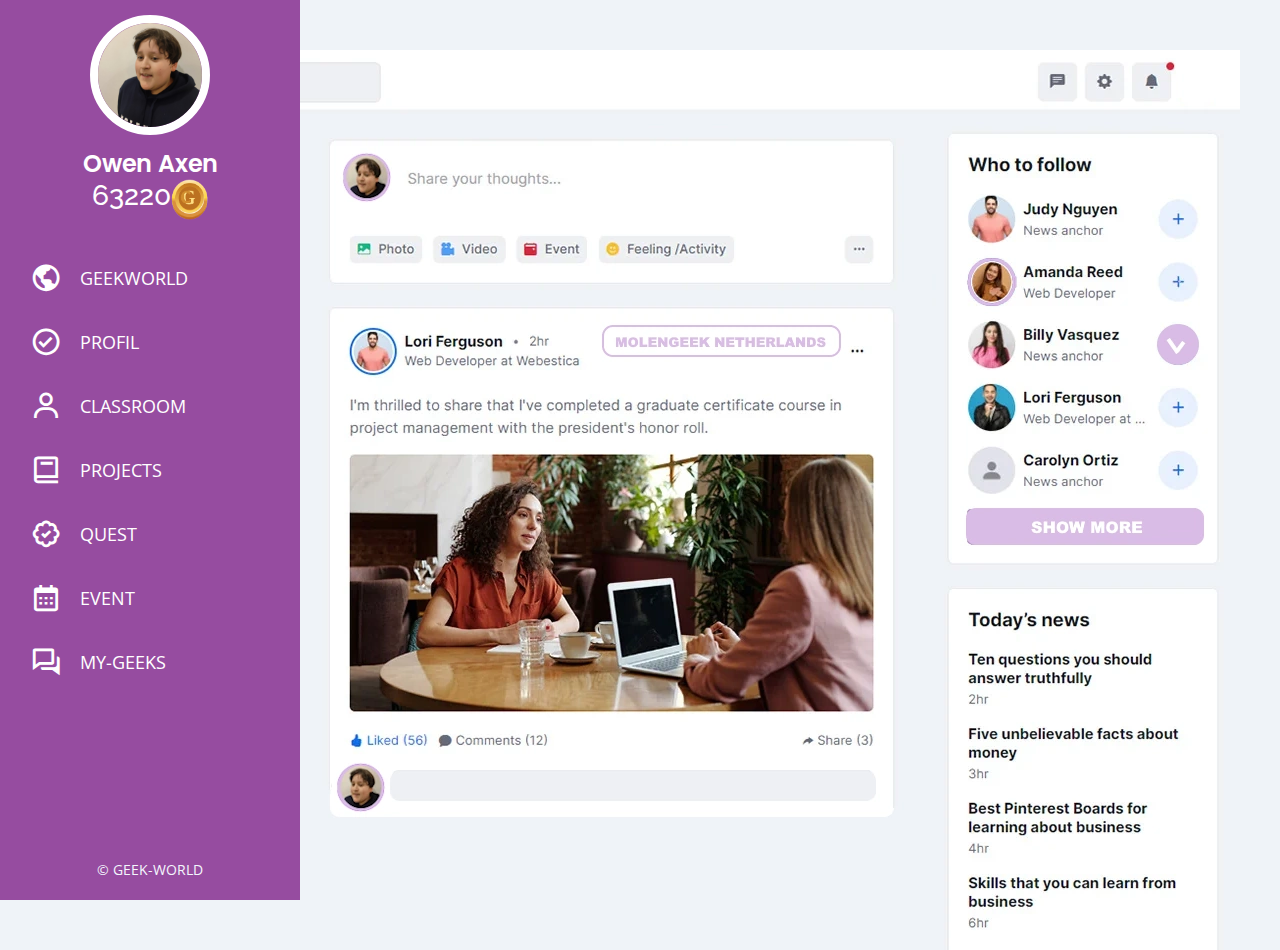
<file: index.html>
<!DOCTYPE html>
<html lang="en">

<head>
  <meta charset="utf-8">
  <meta content="width=device-width, initial-scale=1.0" name="viewport">

  <title>GEEKWORLD PROJECT TEMPLATE</title>
  <meta content="" name="description">
  <meta content="" name="keywords">

  <!-- Favicons -->
  <link href="assets/img/favicon.png" rel="icon">
  <link href="assets/img/apple-touch-icon.png" rel="apple-touch-icon">

  <!-- Google Fonts -->
  <link href="https://fonts.googleapis.com/css?family=Open+Sans:300,300i,400,400i,600,600i,700,700i|Raleway:300,300i,400,400i,500,500i,600,600i,700,700i|Poppins:300,300i,400,400i,500,500i,600,600i,700,700i" rel="stylesheet">

  <!-- Vendor CSS Files -->
  <link href="assets/vendor/aos/aos.css" rel="stylesheet">
  <link href="assets/vendor/bootstrap/css/bootstrap.min.css" rel="stylesheet">
  <link href="assets/vendor/bootstrap-icons/bootstrap-icons.css" rel="stylesheet">
  <link href="assets/vendor/boxicons/css/boxicons.min.css" rel="stylesheet">
  <link href="assets/vendor/glightbox/css/glightbox.min.css" rel="stylesheet">
  <link href="assets/vendor/swiper/swiper-bundle.min.css" rel="stylesheet">

  <!-- Template Main CSS File -->
  <link href="assets/css/style.css" rel="stylesheet">


</head>

<body style="background-color: #eff3f8;">

  <!-- ======= Mobile nav toggle button ======= -->
  <i class="bi bi-list mobile-nav-toggle d-xl-none"></i>

  <!-- ======= Header ======= -->
  <header id="header">
    <div class="d-flex flex-column">

      <div class="profile">
        <img src="assets/img/profile-img.jpg" alt="" class="img-fluid rounded-circle">
        <h1 class="text-light"><a href="index.html">Owen Axen</a></h1>
        <div class="">
          <div style="display: flex; justify-content: center;">
            <h3>63220</h3>
                <img src="./assets/img/coin.png" id="coins" alt="">
          </div>
        </div>
      </div>

      <nav id="navbar" class="nav-menu navbar">
        <ul>
          <li><a href="./index.html" class="nav-link scrollto"><i class="bx bx-world"></i> <span>GEEKWORLD</span></a></li>
            <li><a href="./profile.html" class="nav-link scrollto"><i class="bx bx-check-circle"></i><span>PROFIL</span></a></li>
            <li><a href="./class.html" class="nav-link scrollto"><i class="bx bx-user"></i> <span>CLASSROOM</span></a></li>
            <li><a href="./project.html" class="nav-link scrollto"><i class="bx bx-book"></i> <span>PROJECTS</span></a></li>
            <li><a href="./quest.html" class="nav-link scrollto"><i class="bx bx-badge-check"></i> <span>QUEST</span></a></li>
            <li><a href="./event.html" class="nav-link scrollto"><i class="bx bx-calendar"></i> <span>EVENT</span></a></li>
            <li><a href="./my-geek.html" class="nav-link scrollto"><i class="bx bx-conversation"></i> <span>MY-GEEKS</span></a></li>
          </ul>
      </nav><!-- .nav-menu -->
    </div>
  </header><!-- End Header -->

<main class="main geekworld">
  <img src="./assets/img/Social2.webp" alt="">
</main>


  <footer id="footer">
    <div class="container">
      <div class="copyright">
        &copy; GEEK-WORLD <strong><span></span></strong>
      </div>
      <div class="credits">
      
      </div>
    </div>
  </footer><!-- End  Footer

  <a href="#" class="back-to-top d-flex align-items-center justify-content-center"><i class="bi bi-arrow-up-short"></i></a>

  <!-- Vendor JS Files -->
  <script src="assets/vendor/purecounter/purecounter_vanilla.js"></script>
  <script src="assets/vendor/aos/aos.js"></script>
  <script src="assets/vendor/bootstrap/js/bootstrap.bundle.min.js"></script>
  <script src="assets/vendor/glightbox/js/glightbox.min.js"></script>
  <script src="assets/vendor/isotope-layout/isotope.pkgd.min.js"></script>
  <script src="assets/vendor/swiper/swiper-bundle.min.js"></script>
  <script src="assets/vendor/typed.js/typed.umd.js"></script>
  <script src="assets/vendor/waypoints/noframework.waypoints.js"></script>
  <script src="assets/vendor/php-email-form/validate.js"></script>

  <!-- Template Main JS File -->
  <script src="assets/js/main.js"></script>

</body>

</html>
</file>
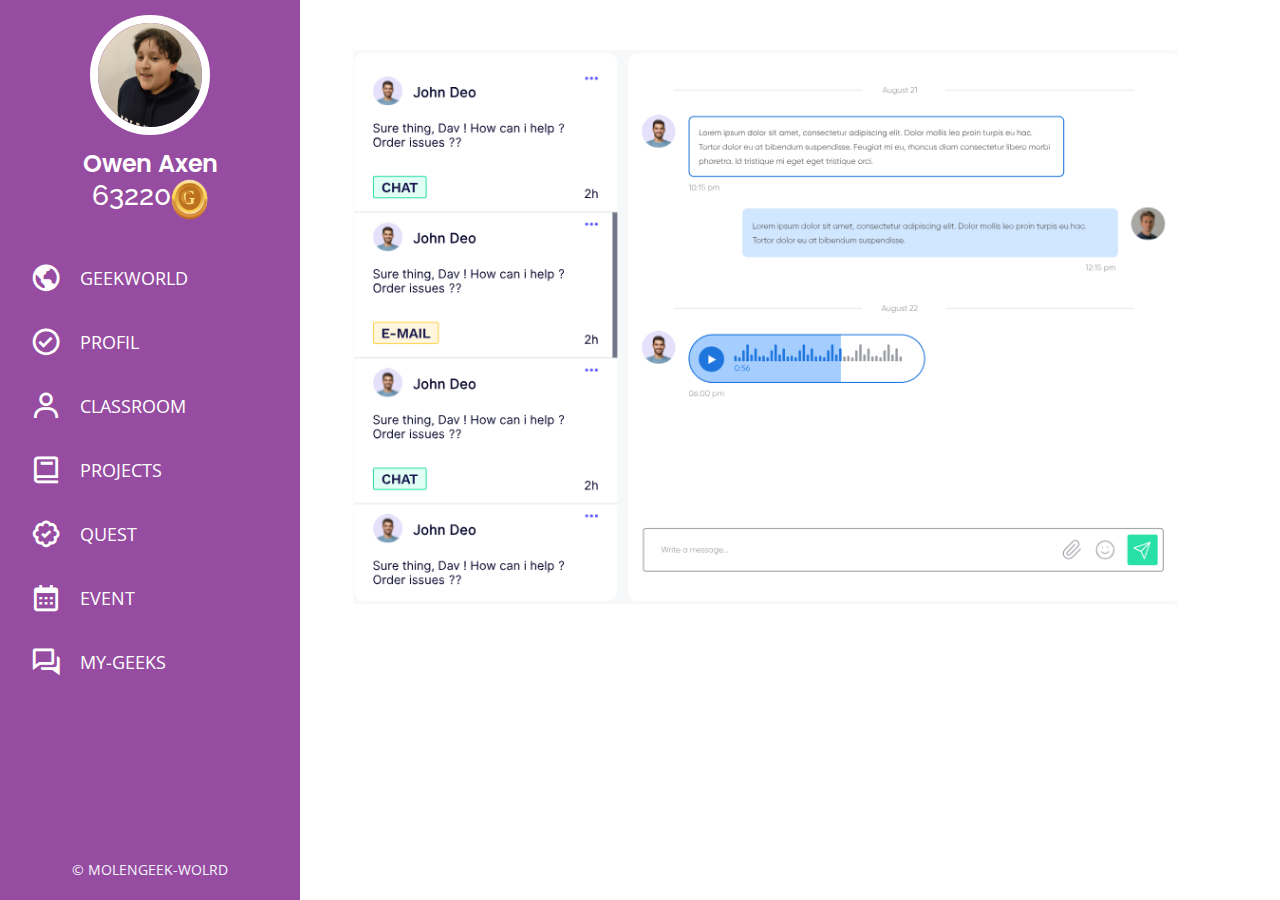
<file: class.html>
<!DOCTYPE html>
<html lang="en">

<head>
  <meta charset="utf-8">
  <meta content="width=device-width, initial-scale=1.0" name="viewport">

  <title>GEEKWORLD PROJECT TEMPLATE</title>
  <meta content="" name="description">
  <meta content="" name="keywords">

  <!-- Favicons -->
  <link href="assets/img/favicon.png" rel="icon">
  <link href="assets/img/apple-touch-icon.png" rel="apple-touch-icon">

  <!-- Google Fonts -->
  <link href="https://fonts.googleapis.com/css?family=Open+Sans:300,300i,400,400i,600,600i,700,700i|Raleway:300,300i,400,400i,500,500i,600,600i,700,700i|Poppins:300,300i,400,400i,500,500i,600,600i,700,700i" rel="stylesheet">

  <!-- Vendor CSS Files -->
  <link href="assets/vendor/aos/aos.css" rel="stylesheet">
  <link href="assets/vendor/bootstrap/css/bootstrap.min.css" rel="stylesheet">
  <link href="assets/vendor/bootstrap-icons/bootstrap-icons.css" rel="stylesheet">
  <link href="assets/vendor/boxicons/css/boxicons.min.css" rel="stylesheet">
  <link href="assets/vendor/glightbox/css/glightbox.min.css" rel="stylesheet">
  <link href="assets/vendor/swiper/swiper-bundle.min.css" rel="stylesheet">

  <!-- Template Main CSS File -->
  <link href="assets/css/style.css" rel="stylesheet">


</head>

<body >

  <!-- ======= Mobile nav toggle button ======= -->
  <i class="bi bi-list mobile-nav-toggle d-xl-none"></i>

  <!-- ======= Header ======= -->
  <header id="header">
    <div class="d-flex flex-column">

      <div class="profile">
        <img src="assets/img/profile-img.jpg" alt="" class="img-fluid rounded-circle">
        <h1 class="text-light"><a href="index.html">Owen Axen</a></h1>
        <div class="">
          <div style="display: flex; justify-content: center;">
            <h3>63220</h3>
                <img src="./assets/img/coin.png" id="coins" alt="">
          </div>
          <!-- <a href="#" class="facebook"><i class="bx bxl-facebook"></i></a>
          <a href="#" class="instagram"><i class="bx bxl-instagram"></i></a>
          <a href="#" class="google-plus"><i class="bx bxl-skype"></i></a>
          <a href="#" class="linkedin"><i class="bx bxl-linkedin"></i></a> -->
        </div>
      </div>

      <nav id="navbar" class="nav-menu navbar">
        <ul>
          <li><a href="./index.html" class="nav-link scrollto"><i class="bx bx-world"></i> <span>GEEKWORLD</span></a></li>
            <li><a href="./profile.html" class="nav-link scrollto"><i class="bx bx-check-circle"></i><span>PROFIL</span></a></li>
            <li><a href="./class.html" class="nav-link scrollto"><i class="bx bx-user"></i> <span>CLASSROOM</span></a></li>
            <li><a href="./project.html" class="nav-link scrollto"><i class="bx bx-book"></i> <span>PROJECTS</span></a></li>
            <li><a href="./quest.html" class="nav-link scrollto"><i class="bx bx-badge-check"></i> <span>QUEST</span></a></li>
            <li><a href="./event.html" class="nav-link scrollto"><i class="bx bx-calendar"></i> <span>EVENT</span></a></li>
            <li><a href="./my-geek.html" class="nav-link scrollto"><i class="bx bx-conversation"></i> <span>MY-GEEKS</span></a></li>
          </ul>
      </nav><!-- .nav-menu -->
    </div>
  </header><!-- End Header -->


  <main id="classemy" class="main geekworld">
<img src="./assets/img/class.jpg" alt="">
  </main>

 
  <footer id="footer">
    <div class="container">
      <div class="copyright">
        &copy; MOLENGEEK-WOLRD <strong><span></span></strong>
      </div>
      <div class="credits">
      
      </div>
    </div>
  </footer><!-- End  Footer

  <a href="#" class="back-to-top d-flex align-items-center justify-content-center"><i class="bi bi-arrow-up-short"></i></a>

  <!-- Vendor JS Files -->
  <script src="assets/vendor/purecounter/purecounter_vanilla.js"></script>
  <script src="assets/vendor/aos/aos.js"></script>
  <script src="assets/vendor/bootstrap/js/bootstrap.bundle.min.js"></script>
  <script src="assets/vendor/glightbox/js/glightbox.min.js"></script>
  <script src="assets/vendor/isotope-layout/isotope.pkgd.min.js"></script>
  <script src="assets/vendor/swiper/swiper-bundle.min.js"></script>
  <script src="assets/vendor/typed.js/typed.umd.js"></script>
  <script src="assets/vendor/waypoints/noframework.waypoints.js"></script>
  <script src="assets/vendor/php-email-form/validate.js"></script>

  <!-- Template Main JS File -->
  <script src="assets/js/main.js"></script>

</body>

</html>
</file>
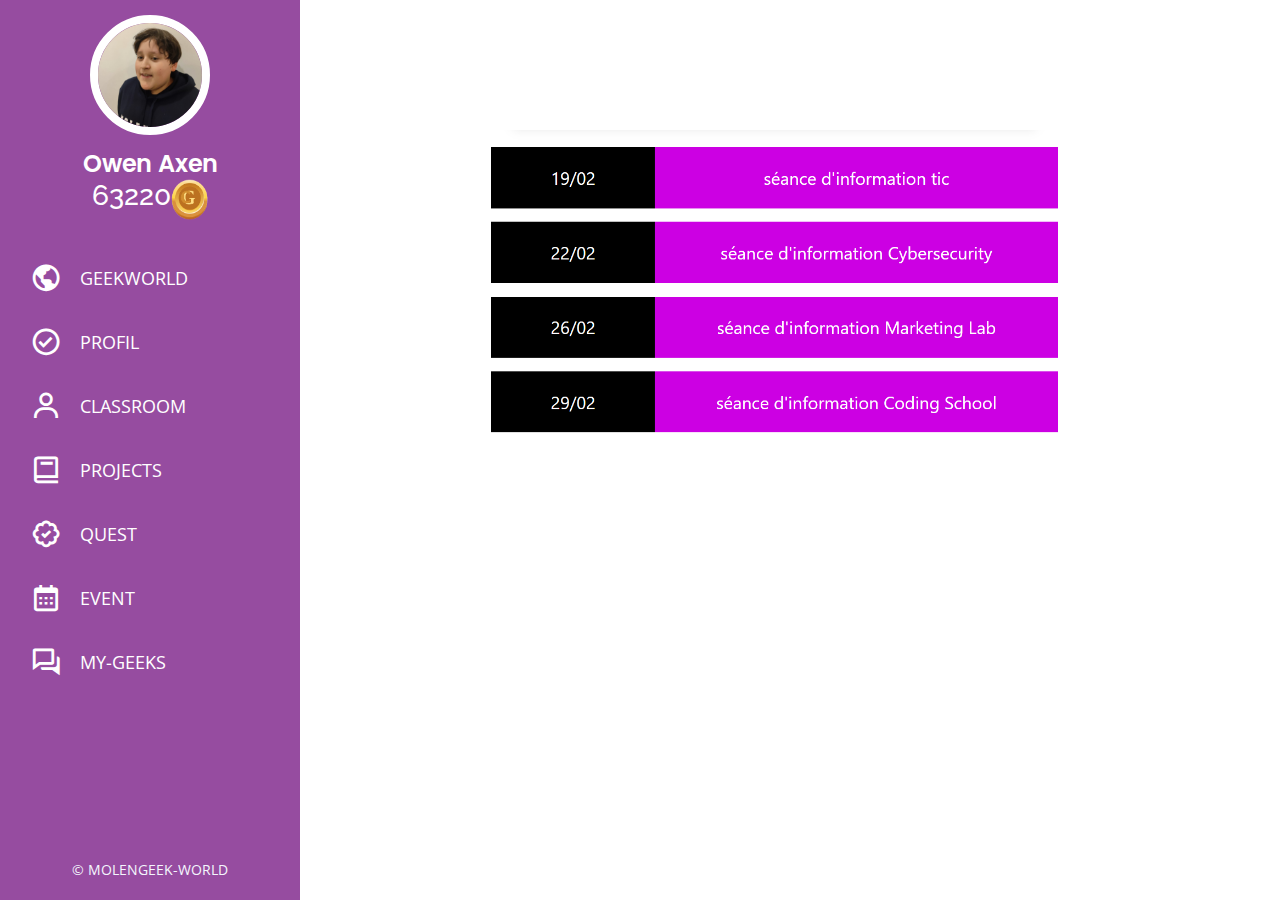
<file: event.html>
<!DOCTYPE html>
<html lang="en">

<head>
  <meta charset="utf-8">
  <meta content="width=device-width, initial-scale=1.0" name="viewport">

  <title>GEEKWORLD PROJECT TEMPLATE</title>
  <meta content="" name="description">
  <meta content="" name="keywords">

  <!-- Favicons -->
  <link href="assets/img/favicon.png" rel="icon">
  <link href="assets/img/apple-touch-icon.png" rel="apple-touch-icon">

  <!-- Google Fonts -->
  <link href="https://fonts.googleapis.com/css?family=Open+Sans:300,300i,400,400i,600,600i,700,700i|Raleway:300,300i,400,400i,500,500i,600,600i,700,700i|Poppins:300,300i,400,400i,500,500i,600,600i,700,700i" rel="stylesheet">

  <!-- Vendor CSS Files -->
  <link href="assets/vendor/aos/aos.css" rel="stylesheet">
  <link href="assets/vendor/bootstrap/css/bootstrap.min.css" rel="stylesheet">
  <link href="assets/vendor/bootstrap-icons/bootstrap-icons.css" rel="stylesheet">
  <link href="assets/vendor/boxicons/css/boxicons.min.css" rel="stylesheet">
  <link href="assets/vendor/glightbox/css/glightbox.min.css" rel="stylesheet">
  <link href="assets/vendor/swiper/swiper-bundle.min.css" rel="stylesheet">

  <!-- Template Main CSS File -->
  <link href="assets/css/style.css" rel="stylesheet">


</head>

<body>

  <!-- ======= Mobile nav toggle button ======= -->
  <i class="bi bi-list mobile-nav-toggle d-xl-none"></i>

  <!-- ======= Header ======= -->
  <header id="header">
    <div class="d-flex flex-column">

      <div class="profile">
        <img src="assets/img/profile-img.jpg" alt="" class="img-fluid rounded-circle">
        <h1 class="text-light"><a href="index.html">Owen Axen</a></h1>
        <div class="">
          <div style="display: flex; justify-content: center;">
            <h3>63220</h3>
                <img src="./assets/img/coin.png" id="coins" alt="">
          </div>
         
          <!-- <a href="#" class="facebook"><i class="bx bxl-facebook"></i></a>
          <a href="#" class="instagram"><i class="bx bxl-instagram"></i></a>
          <a href="#" class="google-plus"><i class="bx bxl-skype"></i></a>
          <a href="#" class="linkedin"><i class="bx bxl-linkedin"></i></a> -->
        </div>
      </div>

      <nav id="navbar" class="nav-menu navbar">
        <ul>
          <li><a href="./index.html" class="nav-link scrollto"><i class="bx bx-world"></i> <span>GEEKWORLD</span></a></li>
            <li><a href="./profile.html" class="nav-link scrollto"><i class="bx bx-check-circle"></i><span>PROFIL</span></a></li>
            <li><a href="./class.html" class="nav-link scrollto"><i class="bx bx-user"></i> <span>CLASSROOM</span></a></li>
            <li><a href="./project.html" class="nav-link scrollto"><i class="bx bx-book"></i> <span>PROJECTS</span></a></li>
            <li><a href="./quest.html" class="nav-link scrollto"><i class="bx bx-badge-check"></i> <span>QUEST</span></a></li>
            <li><a href="./event.html" class="nav-link scrollto"><i class="bx bx-calendar"></i> <span>EVENT</span></a></li>
            <li><a href="./my-geek.html" class="nav-link scrollto"><i class="bx bx-conversation"></i> <span>MY-GEEKS</span></a></li>
          </ul>
      </nav><!-- .nav-menu -->
    </div>
  </header><!-- End Header -->

<main class="main geekworld" style="margin-top: 130px;">
<img style="padding-left: 130px; width:90%; margin-left: 130px;" src="./assets/img/event.jpg" alt="">
</main>


  <footer id="footer">
    <div class="container">
      <div class="copyright">
        &copy; MOLENGEEK-WORLD <strong><span></span></strong>
      </div>
      <div class="credits">
      
      </div>
    </div>
  </footer><!-- End  Footer

  <a href="#" class="back-to-top d-flex align-items-center justify-content-center"><i class="bi bi-arrow-up-short"></i></a>

  <!-- Vendor JS Files -->
  <script src="assets/vendor/purecounter/purecounter_vanilla.js"></script>
  <script src="assets/vendor/aos/aos.js"></script>
  <script src="assets/vendor/bootstrap/js/bootstrap.bundle.min.js"></script>
  <script src="assets/vendor/glightbox/js/glightbox.min.js"></script>
  <script src="assets/vendor/isotope-layout/isotope.pkgd.min.js"></script>
  <script src="assets/vendor/swiper/swiper-bundle.min.js"></script>
  <script src="assets/vendor/typed.js/typed.umd.js"></script>
  <script src="assets/vendor/waypoints/noframework.waypoints.js"></script>
  <script src="assets/vendor/php-email-form/validate.js"></script>

  <!-- Template Main JS File -->
  <script src="assets/js/main.js"></script>

</body>

</html>
</file>
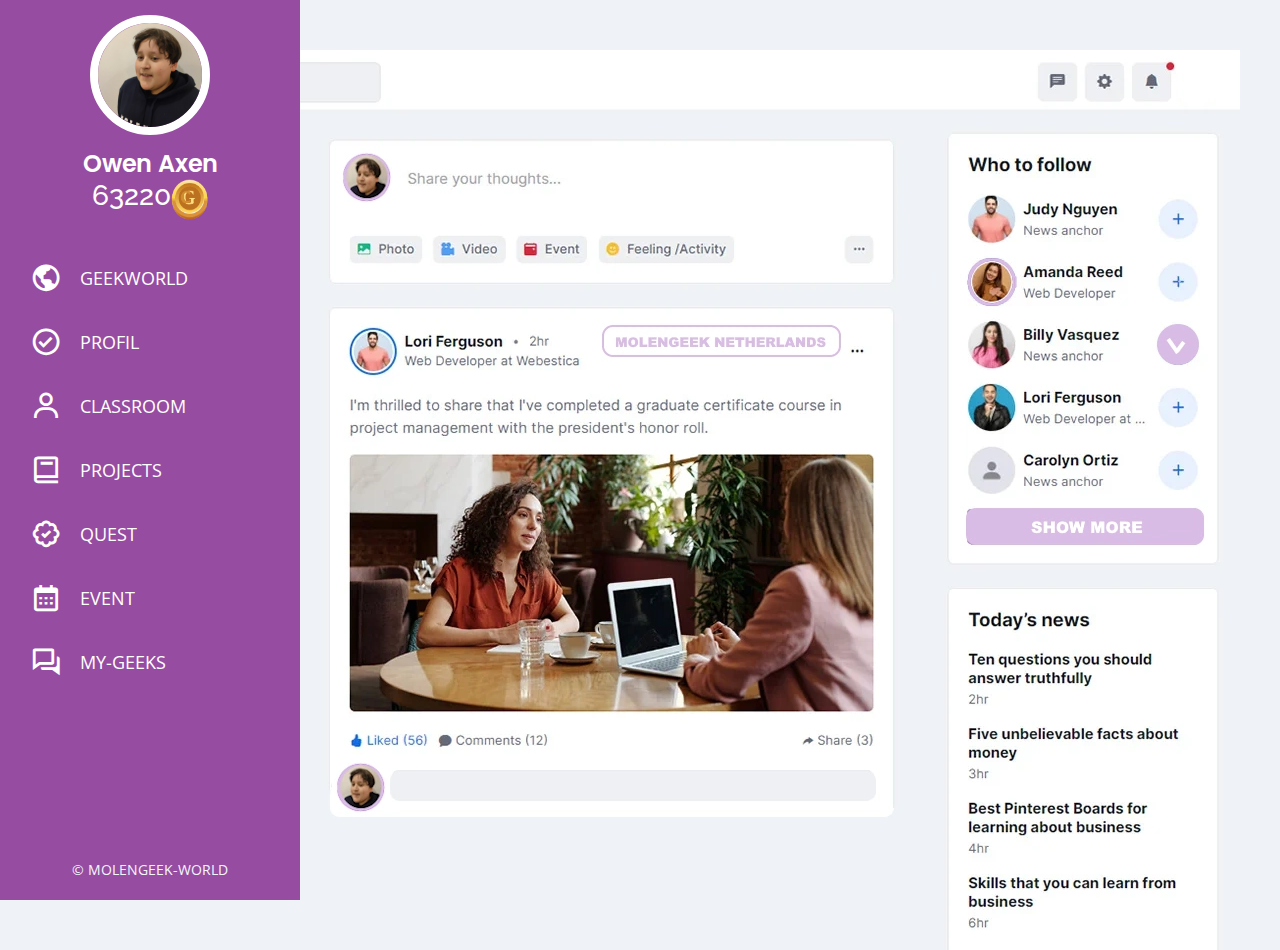
<file: geekworld.html>
<!DOCTYPE html>
<html lang="en">

<head>
  <meta charset="utf-8">
  <meta content="width=device-width, initial-scale=1.0" name="viewport">

  <title>GEEKWORLD PROJECT TEMPLATE</title>
  <meta content="" name="description">
  <meta content="" name="keywords">

  <!-- Favicons -->
  <link href="assets/img/favicon.png" rel="icon">
  <link href="assets/img/apple-touch-icon.png" rel="apple-touch-icon">

  <!-- Google Fonts -->
  <link href="https://fonts.googleapis.com/css?family=Open+Sans:300,300i,400,400i,600,600i,700,700i|Raleway:300,300i,400,400i,500,500i,600,600i,700,700i|Poppins:300,300i,400,400i,500,500i,600,600i,700,700i" rel="stylesheet">

  <!-- Vendor CSS Files -->
  <link href="assets/vendor/aos/aos.css" rel="stylesheet">
  <link href="assets/vendor/bootstrap/css/bootstrap.min.css" rel="stylesheet">
  <link href="assets/vendor/bootstrap-icons/bootstrap-icons.css" rel="stylesheet">
  <link href="assets/vendor/boxicons/css/boxicons.min.css" rel="stylesheet">
  <link href="assets/vendor/glightbox/css/glightbox.min.css" rel="stylesheet">
  <link href="assets/vendor/swiper/swiper-bundle.min.css" rel="stylesheet">

  <!-- Template Main CSS File -->
  <link href="assets/css/style.css" rel="stylesheet">


</head>

<body style="background-color: #eff3f8;">

  <!-- ======= Mobile nav toggle button ======= -->
  <i class="bi bi-list mobile-nav-toggle d-xl-none"></i>

  <!-- ======= Header ======= -->
  <header id="header">
    <div class="d-flex flex-column">

      <div class="profile">
        <img src="assets/img/profile-img.jpg" alt="" class="img-fluid rounded-circle">
        <h1 class="text-light"><a href="index.html">Owen Axen</a></h1>
        <div class="">
          <div style="display: flex; justify-content: center;">
            <h3>63220</h3>
                <img src="./assets/img/coin.png" id="coins" alt="">
          </div>
         
          <!-- <a href="#" class="facebook"><i class="bx bxl-facebook"></i></a>
          <a href="#" class="instagram"><i class="bx bxl-instagram"></i></a>
          <a href="#" class="google-plus"><i class="bx bxl-skype"></i></a>
          <a href="#" class="linkedin"><i class="bx bxl-linkedin"></i></a> -->
        </div>
      </div>

      <nav id="navbar" class="nav-menu navbar">
        <ul>
          <li><a href="./index.html" class="nav-link scrollto"><i class="bx bx-world"></i> <span>GEEKWORLD</span></a></li>
            <li><a href="./profile.html" class="nav-link scrollto"><i class="bx bx-check-circle"></i><span>PROFIL</span></a></li>
            <li><a href="./class.html" class="nav-link scrollto"><i class="bx bx-user"></i> <span>CLASSROOM</span></a></li>
            <li><a href="./project.html" class="nav-link scrollto"><i class="bx bx-book"></i> <span>PROJECTS</span></a></li>
            <li><a href="./quest.html" class="nav-link scrollto"><i class="bx bx-badge-check"></i> <span>QUEST</span></a></li>
            <li><a href="./event.html" class="nav-link scrollto"><i class="bx bx-calendar"></i> <span>EVENT</span></a></li>
            <li><a href="./my-geek.html" class="nav-link scrollto"><i class="bx bx-conversation"></i> <span>MY-GEEKS</span></a></li>
          </ul>
      </nav><!-- .nav-menu -->
    </div>
  </header><!-- End Header -->

<main class="main geekworld">
  <img src="./assets/img/Social2.webp" alt="">
</main>


  <footer id="footer">
    <div class="container">
      <div class="copyright">
        &copy; MOLENGEEK-WORLD <strong><span></span></strong>
      </div>
      <div class="credits">
      
      </div>
    </div>
  </footer><!-- End  Footer

  <a href="#" class="back-to-top d-flex align-items-center justify-content-center"><i class="bi bi-arrow-up-short"></i></a>

  <!-- Vendor JS Files -->
  <script src="assets/vendor/purecounter/purecounter_vanilla.js"></script>
  <script src="assets/vendor/aos/aos.js"></script>
  <script src="assets/vendor/bootstrap/js/bootstrap.bundle.min.js"></script>
  <script src="assets/vendor/glightbox/js/glightbox.min.js"></script>
  <script src="assets/vendor/isotope-layout/isotope.pkgd.min.js"></script>
  <script src="assets/vendor/swiper/swiper-bundle.min.js"></script>
  <script src="assets/vendor/typed.js/typed.umd.js"></script>
  <script src="assets/vendor/waypoints/noframework.waypoints.js"></script>
  <script src="assets/vendor/php-email-form/validate.js"></script>

  <!-- Template Main JS File -->
  <script src="assets/js/main.js"></script>

</body>

</html>
</file>
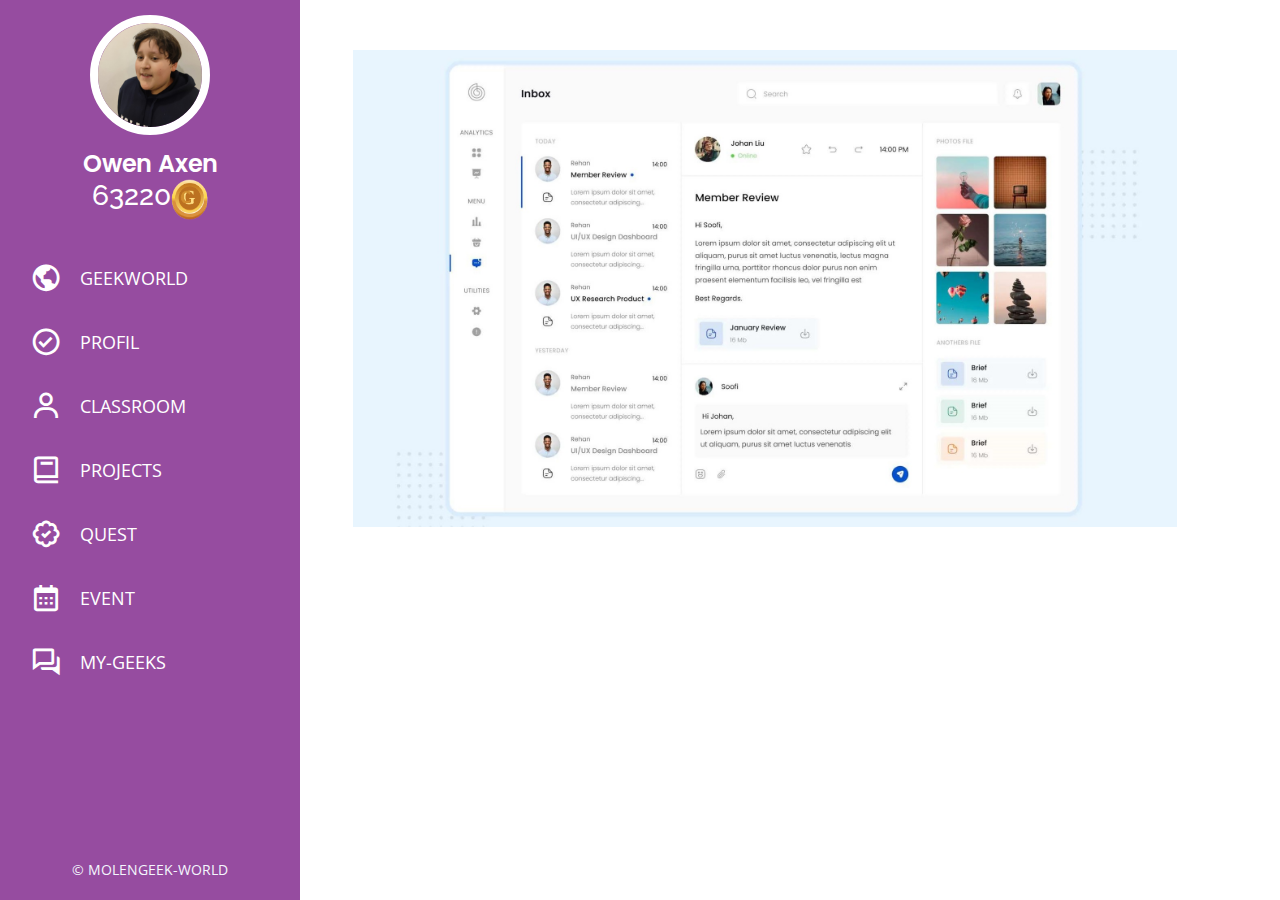
<file: my-geek.html>
<!DOCTYPE html>
<html lang="en">

<head>
  <meta charset="utf-8">
  <meta content="width=device-width, initial-scale=1.0" name="viewport">

  <title>GEEKWORLD PROJECT TEMPLATE</title>
  <meta content="" name="description">
  <meta content="" name="keywords">

  <!-- Favicons -->
  <link href="assets/img/favicon.png" rel="icon">
  <link href="assets/img/apple-touch-icon.png" rel="apple-touch-icon">

  <!-- Google Fonts -->
  <link href="https://fonts.googleapis.com/css?family=Open+Sans:300,300i,400,400i,600,600i,700,700i|Raleway:300,300i,400,400i,500,500i,600,600i,700,700i|Poppins:300,300i,400,400i,500,500i,600,600i,700,700i" rel="stylesheet">

  <!-- Vendor CSS Files -->
  <link href="assets/vendor/aos/aos.css" rel="stylesheet">
  <link href="assets/vendor/bootstrap/css/bootstrap.min.css" rel="stylesheet">
  <link href="assets/vendor/bootstrap-icons/bootstrap-icons.css" rel="stylesheet">
  <link href="assets/vendor/boxicons/css/boxicons.min.css" rel="stylesheet">
  <link href="assets/vendor/glightbox/css/glightbox.min.css" rel="stylesheet">
  <link href="assets/vendor/swiper/swiper-bundle.min.css" rel="stylesheet">

  <!-- Template Main CSS File -->
  <link href="assets/css/style.css" rel="stylesheet">


</head>

<body >

  <!-- ======= Mobile nav toggle button ======= -->
  <i class="bi bi-list mobile-nav-toggle d-xl-none"></i>

  <!-- ======= Header ======= -->
  <header id="header">
    <div class="d-flex flex-column">

      <div class="profile">
        <img src="assets/img/profile-img.jpg" alt="" class="img-fluid rounded-circle">
        <h1 class="text-light"><a href="index.html">Owen Axen</a></h1>
        <div class="">
          <div style="display: flex; justify-content: center;">
            <h3>63220</h3>
                <img src="./assets/img/coin.png" id="coins" alt="">
          </div>
         
          <!-- <a href="#" class="facebook"><i class="bx bxl-facebook"></i></a>
          <a href="#" class="instagram"><i class="bx bxl-instagram"></i></a>
          <a href="#" class="google-plus"><i class="bx bxl-skype"></i></a>
          <a href="#" class="linkedin"><i class="bx bxl-linkedin"></i></a> -->
        </div>
      </div>

      <nav id="navbar" class="nav-menu navbar">
        <ul>
          <li><a href="./index.html" class="nav-link scrollto"><i class="bx bx-world"></i> <span>GEEKWORLD</span></a></li>
            <li><a href="./profile.html" class="nav-link scrollto"><i class="bx bx-check-circle"></i><span>PROFIL</span></a></li>
            <li><a href="./class.html" class="nav-link scrollto"><i class="bx bx-user"></i> <span>CLASSROOM</span></a></li>
            <li><a href="./project.html" class="nav-link scrollto"><i class="bx bx-book"></i> <span>PROJECTS</span></a></li>
            <li><a href="./quest.html" class="nav-link scrollto"><i class="bx bx-badge-check"></i> <span>QUEST</span></a></li>
            <li><a href="./event.html" class="nav-link scrollto"><i class="bx bx-calendar"></i> <span>EVENT</span></a></li>
            <li><a href="./my-geek.html" class="nav-link scrollto"><i class="bx bx-conversation"></i> <span>MY-GEEKS</span></a></li>
          </ul>
      </nav><!-- .nav-menu -->
    </div>
  </header><!-- End Header -->

<main class="main geekworld" id="classemy">
 <img src="./assets/img/Chatgeek.jpg" alt="">
</main>


  <footer id="footer">
    <div class="container">
      <div class="copyright">
        &copy; MOLENGEEK-WORLD <strong><span></span></strong>
      </div>
      <div class="credits">
      
      </div>
    </div>
  </footer><!-- End  Footer

  <a href="#" class="back-to-top d-flex align-items-center justify-content-center"><i class="bi bi-arrow-up-short"></i></a>

  <!-- Vendor JS Files -->
  <script src="assets/vendor/purecounter/purecounter_vanilla.js"></script>
  <script src="assets/vendor/aos/aos.js"></script>
  <script src="assets/vendor/bootstrap/js/bootstrap.bundle.min.js"></script>
  <script src="assets/vendor/glightbox/js/glightbox.min.js"></script>
  <script src="assets/vendor/isotope-layout/isotope.pkgd.min.js"></script>
  <script src="assets/vendor/swiper/swiper-bundle.min.js"></script>
  <script src="assets/vendor/typed.js/typed.umd.js"></script>
  <script src="assets/vendor/waypoints/noframework.waypoints.js"></script>
  <script src="assets/vendor/php-email-form/validate.js"></script>

  <!-- Template Main JS File -->
  <script src="assets/js/main.js"></script>

</body>

</html>
</file>
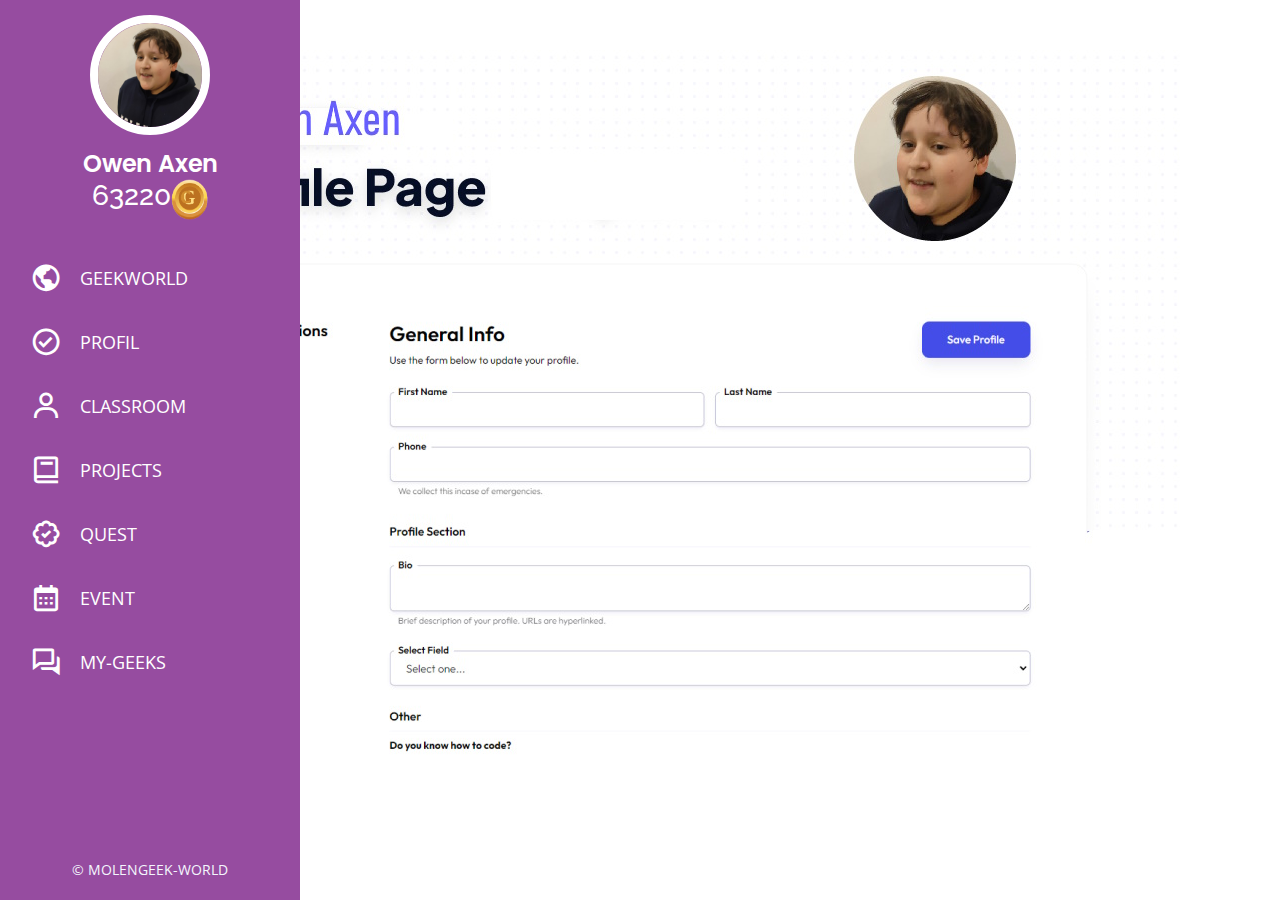
<file: profile.html>
<!DOCTYPE html>
<html lang="en">

<head>
  <meta charset="utf-8">
  <meta content="width=device-width, initial-scale=1.0" name="viewport">

  <title>GEEKWORLD PROJECT TEMPLATE</title>
  <meta content="" name="description">
  <meta content="" name="keywords">

  <!-- Favicons -->
  <link href="assets/img/favicon.png" rel="icon">
  <link href="assets/img/apple-touch-icon.png" rel="apple-touch-icon">

  <!-- Google Fonts -->
  <link href="https://fonts.googleapis.com/css?family=Open+Sans:300,300i,400,400i,600,600i,700,700i|Raleway:300,300i,400,400i,500,500i,600,600i,700,700i|Poppins:300,300i,400,400i,500,500i,600,600i,700,700i" rel="stylesheet">

  <!-- Vendor CSS Files -->
  <link href="assets/vendor/aos/aos.css" rel="stylesheet">
  <link href="assets/vendor/bootstrap/css/bootstrap.min.css" rel="stylesheet">
  <link href="assets/vendor/bootstrap-icons/bootstrap-icons.css" rel="stylesheet">
  <link href="assets/vendor/boxicons/css/boxicons.min.css" rel="stylesheet">
  <link href="assets/vendor/glightbox/css/glightbox.min.css" rel="stylesheet">
  <link href="assets/vendor/swiper/swiper-bundle.min.css" rel="stylesheet">

  <!-- Template Main CSS File -->
  <link href="assets/css/style.css" rel="stylesheet">


</head>

<body >

  <!-- ======= Mobile nav toggle button ======= -->
  <i class="bi bi-list mobile-nav-toggle d-xl-none"></i>

  <!-- ======= Header ======= -->
  <header id="header">
    <div class="d-flex flex-column">

      <div class="profile">
        <img src="assets/img/profile-img.jpg" alt="" class="img-fluid rounded-circle">
        <h1 class="text-light"><a href="index.html">Owen Axen</a></h1>
        <div class="">
          <div style="display: flex; justify-content: center;">
            <h3>63220</h3>
                <img src="./assets/img/coin.png" id="coins" alt="">
          </div>
         
          <!-- <a href="#" class="facebook"><i class="bx bxl-facebook"></i></a>
          <a href="#" class="instagram"><i class="bx bxl-instagram"></i></a>
          <a href="#" class="google-plus"><i class="bx bxl-skype"></i></a>
          <a href="#" class="linkedin"><i class="bx bxl-linkedin"></i></a> -->
        </div>
      </div>

      <nav id="navbar" class="nav-menu navbar">
        <ul>
          <li><a href="./index.html" class="nav-link scrollto"><i class="bx bx-world"></i> <span>GEEKWORLD</span></a></li>
            <li><a href="./profile.html" class="nav-link scrollto"><i class="bx bx-check-circle"></i><span>PROFIL</span></a></li>
            <li><a href="./class.html" class="nav-link scrollto"><i class="bx bx-user"></i> <span>CLASSROOM</span></a></li>
            <li><a href="./project.html" class="nav-link scrollto"><i class="bx bx-book"></i> <span>PROJECTS</span></a></li>
            <li><a href="./quest.html" class="nav-link scrollto"><i class="bx bx-badge-check"></i> <span>QUEST</span></a></li>
            <li><a href="./event.html" class="nav-link scrollto"><i class="bx bx-calendar"></i> <span>EVENT</span></a></li>
            <li><a href="./my-geek.html" class="nav-link scrollto"><i class="bx bx-conversation"></i> <span>MY-GEEKS</span></a></li>
          </ul>
      </nav><!-- .nav-menu -->
    </div>
  </header><!-- End Header -->

<main class="main geekworld">
    <img src="./assets/img/profile.webp" alt="">
</main>


  <footer id="footer">
    <div class="container">
      <div class="copyright">
        &copy; MOLENGEEK-WORLD <strong><span></span></strong>
      </div>
      <div class="credits">
      
      </div>
    </div>
  </footer><!-- End  Footer

  <a href="#" class="back-to-top d-flex align-items-center justify-content-center"><i class="bi bi-arrow-up-short"></i></a>

  <!-- Vendor JS Files -->
  <script src="assets/vendor/purecounter/purecounter_vanilla.js"></script>
  <script src="assets/vendor/aos/aos.js"></script>
  <script src="assets/vendor/bootstrap/js/bootstrap.bundle.min.js"></script>
  <script src="assets/vendor/glightbox/js/glightbox.min.js"></script>
  <script src="assets/vendor/isotope-layout/isotope.pkgd.min.js"></script>
  <script src="assets/vendor/swiper/swiper-bundle.min.js"></script>
  <script src="assets/vendor/typed.js/typed.umd.js"></script>
  <script src="assets/vendor/waypoints/noframework.waypoints.js"></script>
  <script src="assets/vendor/php-email-form/validate.js"></script>

  <!-- Template Main JS File -->
  <script src="assets/js/main.js"></script>

</body>

</html>
</file>
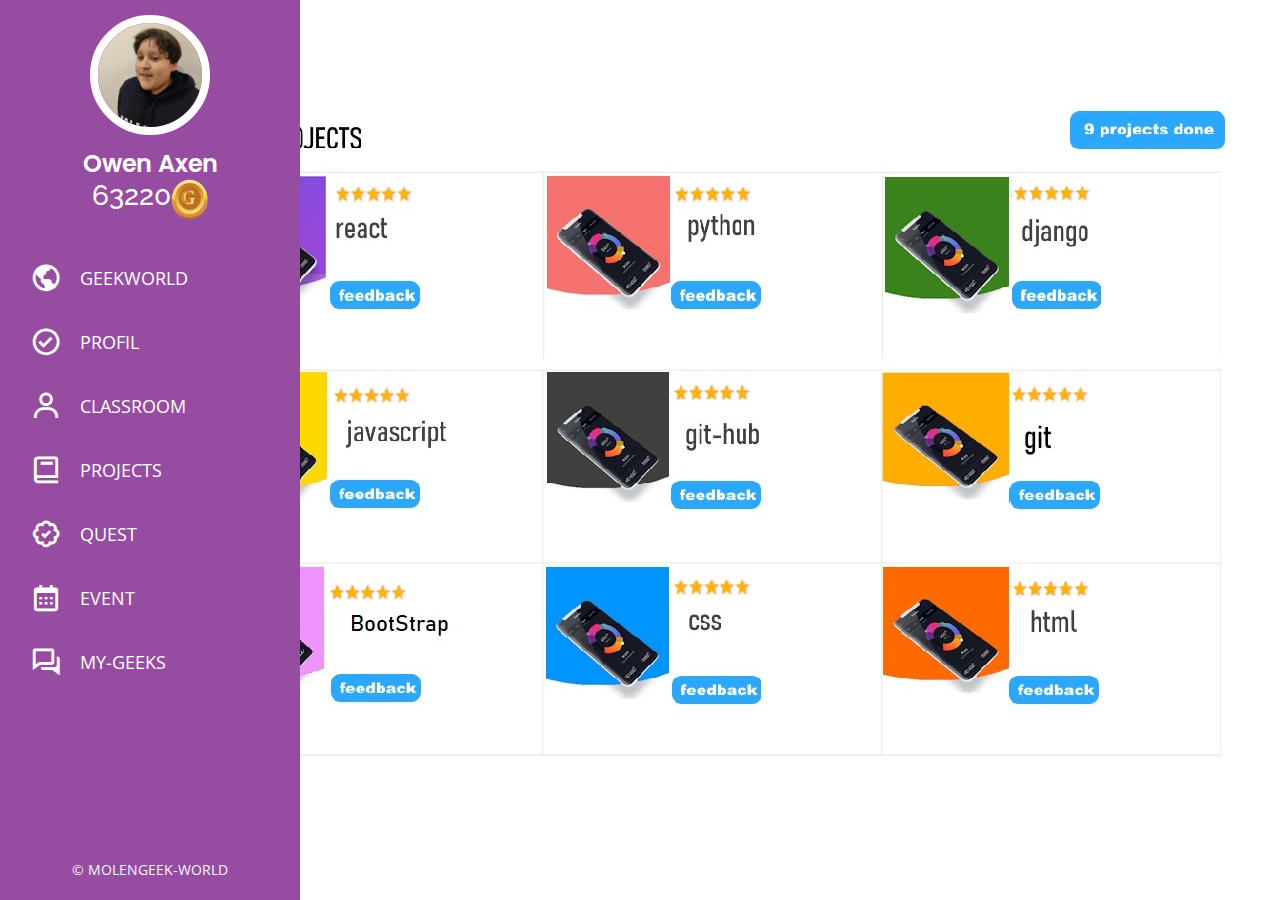
<file: project.html>
<!DOCTYPE html>
<html lang="en">

<head>
  <meta charset="utf-8">
  <meta content="width=device-width, initial-scale=1.0" name="viewport">

  <title>GEEKWORLD PROJECT TEMPLATE</title>
  <meta content="" name="description">
  <meta content="" name="keywords">

  <!-- Favicons -->
  <link href="assets/img/favicon.png" rel="icon">
  <link href="assets/img/apple-touch-icon.png" rel="apple-touch-icon">

  <!-- Google Fonts -->
  <link href="https://fonts.googleapis.com/css?family=Open+Sans:300,300i,400,400i,600,600i,700,700i|Raleway:300,300i,400,400i,500,500i,600,600i,700,700i|Poppins:300,300i,400,400i,500,500i,600,600i,700,700i" rel="stylesheet">

  <!-- Vendor CSS Files -->
  <link href="assets/vendor/aos/aos.css" rel="stylesheet">
  <link href="assets/vendor/bootstrap/css/bootstrap.min.css" rel="stylesheet">
  <link href="assets/vendor/bootstrap-icons/bootstrap-icons.css" rel="stylesheet">
  <link href="assets/vendor/boxicons/css/boxicons.min.css" rel="stylesheet">
  <link href="assets/vendor/glightbox/css/glightbox.min.css" rel="stylesheet">
  <link href="assets/vendor/swiper/swiper-bundle.min.css" rel="stylesheet">

  <!-- Template Main CSS File -->
  <link href="assets/css/style.css" rel="stylesheet">


</head>

<body >

  <!-- ======= Mobile nav toggle button ======= -->
  <i class="bi bi-list mobile-nav-toggle d-xl-none"></i>

  <!-- ======= Header ======= -->
  <header id="header">
    <div class="d-flex flex-column">

      <div class="profile">
        <img src="assets/img/profile-img.jpg" alt="" class="img-fluid rounded-circle">
        <h1 class="text-light"><a href="index.html">Owen Axen</a></h1>
        <div class="">
          <div style="display: flex; justify-content: center;">
            <h3>63220</h3>
                <img src="./assets/img/coin.png" id="coins" alt="">
          </div>
         
          <!-- <a href="#" class="facebook"><i class="bx bxl-facebook"></i></a>
          <a href="#" class="instagram"><i class="bx bxl-instagram"></i></a>
          <a href="#" class="google-plus"><i class="bx bxl-skype"></i></a>
          <a href="#" class="linkedin"><i class="bx bxl-linkedin"></i></a> -->
        </div>
      </div>

      <nav id="navbar" class="nav-menu navbar">
        <ul>
          <li><a href="./index.html" class="nav-link scrollto"><i class="bx bx-world"></i> <span>GEEKWORLD</span></a></li>
            <li><a href="./profile.html" class="nav-link scrollto"><i class="bx bx-check-circle"></i><span>PROFIL</span></a></li>
            <li><a href="./class.html" class="nav-link scrollto"><i class="bx bx-user"></i> <span>CLASSROOM</span></a></li>
            <li><a href="./project.html" class="nav-link scrollto"><i class="bx bx-book"></i> <span>PROJECTS</span></a></li>
            <li><a href="./quest.html" class="nav-link scrollto"><i class="bx bx-badge-check"></i> <span>QUEST</span></a></li>
            <li><a href="./event.html" class="nav-link scrollto"><i class="bx bx-calendar"></i> <span>EVENT</span></a></li>
            <li><a href="./my-geek.html" class="nav-link scrollto"><i class="bx bx-conversation"></i> <span>MY-GEEKS</span></a></li>
          </ul>
      </nav><!-- .nav-menu -->
    </div>
  </header><!-- End Header -->

  <main id="main geekworld" style="display: flex; justify-content: center; height: 99vh; margin-left:150px; align-items: center;">
        <img src="./assets/img/project.webp" alt="">
  </main><!-- End #main -->


  <footer id="footer">
    <div class="container">
      <div class="copyright">
        &copy; MOLENGEEK-WORLD <strong><span></span></strong>
      </div>
      <div class="credits">
      
      </div>
    </div>
  </footer><!-- End  Footer

  <a href="#" class="back-to-top d-flex align-items-center justify-content-center"><i class="bi bi-arrow-up-short"></i></a>

  <!-- Vendor JS Files -->
  <script src="assets/vendor/purecounter/purecounter_vanilla.js"></script>
  <script src="assets/vendor/aos/aos.js"></script>
  <script src="assets/vendor/bootstrap/js/bootstrap.bundle.min.js"></script>
  <script src="assets/vendor/glightbox/js/glightbox.min.js"></script>
  <script src="assets/vendor/isotope-layout/isotope.pkgd.min.js"></script>
  <script src="assets/vendor/swiper/swiper-bundle.min.js"></script>
  <script src="assets/vendor/typed.js/typed.umd.js"></script>
  <script src="assets/vendor/waypoints/noframework.waypoints.js"></script>
  <script src="assets/vendor/php-email-form/validate.js"></script>

  <!-- Template Main JS File -->
  <script src="assets/js/main.js"></script>

</body>

</html>
</file>
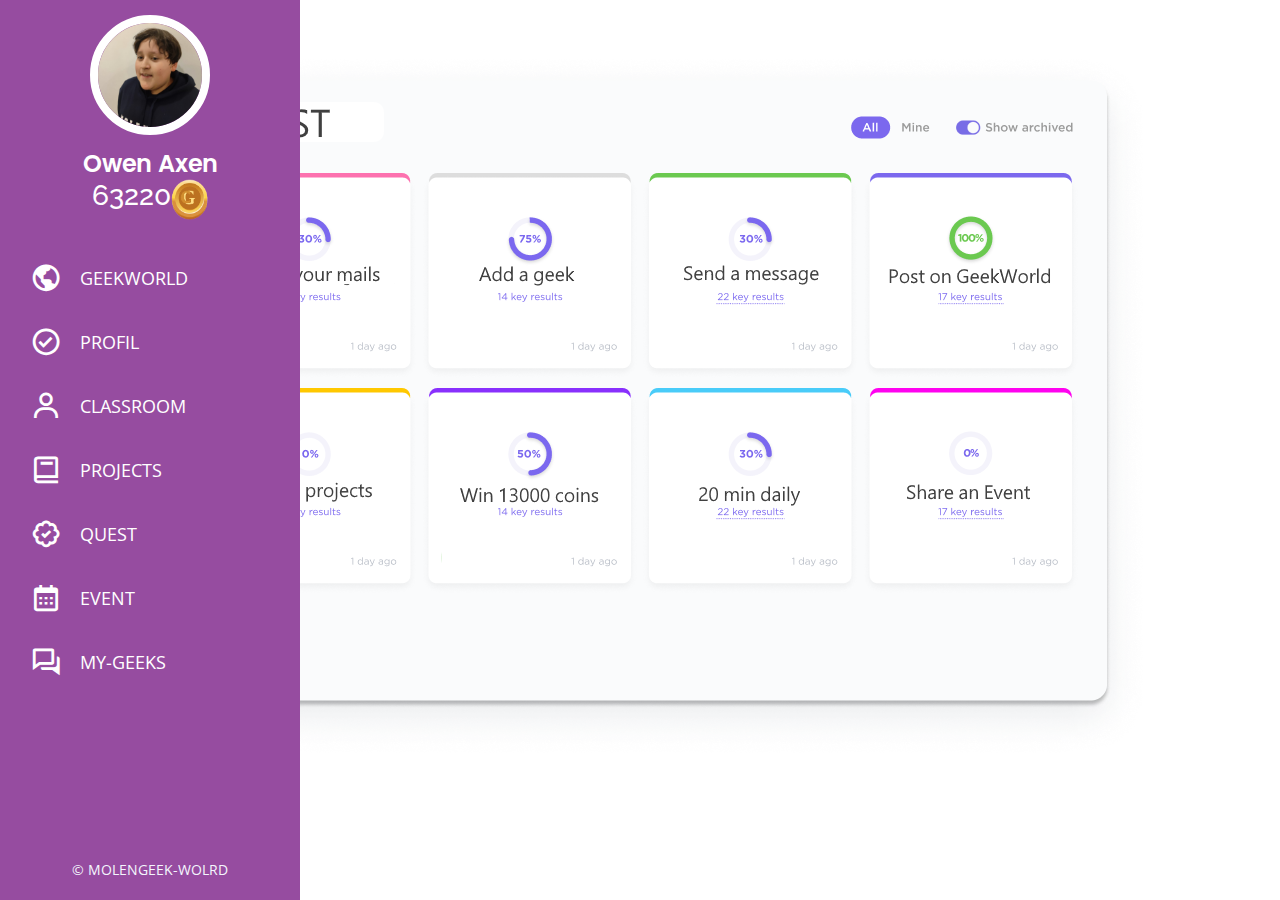
<file: quest.html>
<!DOCTYPE html>
<html lang="en">

<head>
  <meta charset="utf-8">
  <meta content="width=device-width, initial-scale=1.0" name="viewport">

  <title>GEEKWORLD PROJECT TEMPLATE</title>
  <meta content="" name="description">
  <meta content="" name="keywords">

  <!-- Favicons -->
  <link href="assets/img/favicon.png" rel="icon">
  <link href="assets/img/apple-touch-icon.png" rel="apple-touch-icon">

  <!-- Google Fonts -->
  <link href="https://fonts.googleapis.com/css?family=Open+Sans:300,300i,400,400i,600,600i,700,700i|Raleway:300,300i,400,400i,500,500i,600,600i,700,700i|Poppins:300,300i,400,400i,500,500i,600,600i,700,700i" rel="stylesheet">

  <!-- Vendor CSS Files -->
  <link href="assets/vendor/aos/aos.css" rel="stylesheet">
  <link href="assets/vendor/bootstrap/css/bootstrap.min.css" rel="stylesheet">
  <link href="assets/vendor/bootstrap-icons/bootstrap-icons.css" rel="stylesheet">
  <link href="assets/vendor/boxicons/css/boxicons.min.css" rel="stylesheet">
  <link href="assets/vendor/glightbox/css/glightbox.min.css" rel="stylesheet">
  <link href="assets/vendor/swiper/swiper-bundle.min.css" rel="stylesheet">

  <!-- Template Main CSS File -->
  <link href="assets/css/style.css" rel="stylesheet">


</head>

<body >

  <!-- ======= Mobile nav toggle button ======= -->
  <i class="bi bi-list mobile-nav-toggle d-xl-none"></i>

  <!-- ======= Header ======= -->
  <header id="header">
    <div class="d-flex flex-column">

      <div class="profile">
        <img src="assets/img/profile-img.jpg" alt="" class="img-fluid rounded-circle">
        <h1 class="text-light"><a href="index.html">Owen Axen</a></h1>
        <div class="">
          <div style="display: flex; justify-content: center;">
            <h3>63220</h3>
                <img src="./assets/img/coin.png" id="coins" alt="">
          </div>
          <!-- <a href="#" class="facebook"><i class="bx bxl-facebook"></i></a>
          <a href="#" class="instagram"><i class="bx bxl-instagram"></i></a>
          <a href="#" class="google-plus"><i class="bx bxl-skype"></i></a>
          <a href="#" class="linkedin"><i class="bx bxl-linkedin"></i></a> -->
        </div>
      </div>

      <nav id="navbar" class="nav-menu navbar">
        <ul>
          <li><a href="./index.html" class="nav-link scrollto"><i class="bx bx-world"></i> <span>GEEKWORLD</span></a></li>
            <li><a href="./profile.html" class="nav-link scrollto"><i class="bx bx-check-circle"></i><span>PROFIL</span></a></li>
            <li><a href="./class.html" class="nav-link scrollto"><i class="bx bx-user"></i> <span>CLASSROOM</span></a></li>
            <li><a href="./project.html" class="nav-link scrollto"><i class="bx bx-book"></i> <span>PROJECTS</span></a></li>
            <li><a href="./quest.html" class="nav-link scrollto"><i class="bx bx-badge-check"></i> <span>QUEST</span></a></li>
            <li><a href="./event.html" class="nav-link scrollto"><i class="bx bx-calendar"></i> <span>EVENT</span></a></li>
            <li><a href="./my-geek.html" class="nav-link scrollto"><i class="bx bx-conversation"></i> <span>MY-GEEKS</span></a></li>
          </ul>
      </nav><!-- .nav-menu -->
    </div>
  </header><!-- End Header -->


  <main class="main geekworld">
<img src="./assets/img/quest.png" alt="">
  </main>

 
  <footer id="footer">
    <div class="container">
      <div class="copyright">
        &copy; MOLENGEEK-WOLRD <strong><span></span></strong>
      </div>
      <div class="credits">
      
      </div>
    </div>
  </footer><!-- End  Footer

  <a href="#" class="back-to-top d-flex align-items-center justify-content-center"><i class="bi bi-arrow-up-short"></i></a>

  <!-- Vendor JS Files -->
  <script src="assets/vendor/purecounter/purecounter_vanilla.js"></script>
  <script src="assets/vendor/aos/aos.js"></script>
  <script src="assets/vendor/bootstrap/js/bootstrap.bundle.min.js"></script>
  <script src="assets/vendor/glightbox/js/glightbox.min.js"></script>
  <script src="assets/vendor/isotope-layout/isotope.pkgd.min.js"></script>
  <script src="assets/vendor/swiper/swiper-bundle.min.js"></script>
  <script src="assets/vendor/typed.js/typed.umd.js"></script>
  <script src="assets/vendor/waypoints/noframework.waypoints.js"></script>
  <script src="assets/vendor/php-email-form/validate.js"></script>

  <!-- Template Main JS File -->
  <script src="assets/js/main.js"></script>

</body>

</html>
</file>
<file: assets/css/style.css>
/**
* Template Name: iPortfolio
* Updated: Jan 29 2024 with Bootstrap v5.3.2
* Template URL: https://bootstrapmade.com/iportfolio-bootstrap-portfolio-websites-template/
* Author: BootstrapMade.com
* License: https://bootstrapmade.com/license/
*/

/*--------------------------------------------------------------
# General
--------------------------------------------------------------*/
body {
  font-family: "Open Sans", sans-serif;
  color: #272829;
}

a {
  color: #149ddd;
  text-decoration: none;
}

a:hover {
  color: #37b3ed;
  text-decoration: none;
}

h1,
h2,
h3,
h4,
h5,
h6 {
  font-family: "Raleway", sans-serif;
}

/*--------------------------------------------------------------
# Back to top button
--------------------------------------------------------------*/
.back-to-top {
  position: fixed;
  visibility: hidden;
  opacity: 0;
  right: 15px;
  bottom: 15px;
  z-index: 996;
  background: #964CA0;
  width: 40px;
  height: 40px;
  border-radius: 50px;
  transition: all 0.4s;
}

.back-to-top i {
  font-size: 28px;
  color: #fff;
  line-height: 0;
}

.back-to-top:hover {
  background: #2eafec;
  color: #fff;
}

.back-to-top.active {
  visibility: visible;
  opacity: 1;
}

/*--------------------------------------------------------------
# Header
--------------------------------------------------------------*/
#header {
  position: fixed;
  top: 0;
  left: 0;
  bottom: 0;
  width: 300px;
  transition: all ease-in-out 0.5s;
  z-index: 9997;
  transition: all 0.5s;
  padding: 0 15px;
  background: #964CA0;
  overflow-y: auto;
}

#header .profile img {
  margin: 15px auto;
  display: block;
  width: 120px;
  border: 8px solid white;
}

#header .profile h1 {
  font-size: 24px;
  margin: 0;
  padding: 0;
  font-weight: 600;
  -moz-text-align-last: center;
  text-align-last: center;
  font-family: "Poppins", sans-serif;
}

#header .profile h1 a,
#header .profile h1 a:hover {
  color: #fff;
  text-decoration: none;
}

#header .profile .social-links a {
  font-size: 24px;
  display: inline-block;
  background: #ff04ea;
  color: #fff;
  line-height: 1;
  padding: 2px 0;
  margin-right: 4px;
  border-radius: 50%;
  text-align: center;
  width: 36px;
  height: 36px;
  transition: 0.3s;
}
#header .profile .social-links i {
  color: rgb(94, 209, 224);
  font-size: 32px;


}


#header #coins{
 border: none;
 width: 38px;
 margin: 0;
}
#header #coindiv {
  border: 2px solid #149ddd65;
  width: 120px;
  margin-left:50px;
  border-radius: 15px;
  align-items: center;
  /* gap: 15px; */
  justify-content: center;
}
#header h3{
  color:white
}


#header .profile .social-links a:hover {
  background: #149ddd;
  color: #fff;
  text-decoration: none;
}

#main {
  margin-left: 300px;
}

.container,
.container-fluid {
  padding-left: 30px;
  padding-right: 30px;
}

@media (max-width: 1199px) {
  #header {
    left: -300px;
  }

  #main {
    margin-left: 0;
  }

  .container,
  .container-fluid {
    padding-left: 12px;
    padding-right: 12px;
  }
}

/*--------------------------------------------------------------
# Navigation Menu
--------------------------------------------------------------*/
/* Desktop Navigation */
.nav-menu {
  padding: 30px 0 0 0;

}

.nav-menu * {
  margin: 0;
  padding: 0;
  list-style: none;
}

.nav-menu>ul>li {
  position: relative;
  white-space: nowrap;
}

.nav-menu a,
.nav-menu a:focus {
  display: flex;
  align-items: center;
  color: #ffffff;
  padding: 12px 15px;
  margin-bottom: 8px;
  transition: 0.3s;
  font-size: 18px;
}

.nav-menu a i,
.nav-menu a:focus i {
  font-size: 32px;
  padding-right: 18px;
  color: #ffffff;
}

.nav-menu a:hover,
.nav-menu .active:focus,
.nav-menu li:hover>a {
  text-decoration: none;
  color: #95b0c0;
}
.nav-menu a .active{
border-bottom: 2px solid #149ddd;
position: relative;
width:150px;
}

.nav-menu a:hover i,
.nav-menu .active i,
.nav-menu .active:focus i,
.nav-menu li:hover>a i {
  color: #95b0c0;
}

/* Mobile Navigation */
.mobile-nav-toggle {
  position: fixed;
  right: 15px;
  top: 15px;
  z-index: 9998;
  border: 0;
  font-size: 24px;
  transition: all 0.4s;
  outline: none !important;
  background-color: #149ddd;
  color: #fff;
  width: 40px;
  height: 40px;
  display: inline-flex;
  align-items: center;
  justify-content: center;
  line-height: 0;
  border-radius: 50px;
  cursor: pointer;
}

.mobile-nav-active {
  overflow: hidden;
}

.mobile-nav-active #header {
  left: 0;
}

/*--------------------------------------------------------------
# Hero Section
--------------------------------------------------------------*/
#hero {
  width: 100%;
  height: 100vh;
  background: url("../img/hero-bg.jpg") top center;
  background-size: cover;
}

#hero:before {
  content: "";
  background: rgba(5, 13, 24, 0.3);
  position: absolute;
  bottom: 0;
  top: 0;
  left: 0;
  right: 0;
  z-index: 1;
}

#hero .hero-container {
  position: relative;
  z-index: 2;
  min-width: 300px;
}

#hero h1 {
  margin: 0 0 10px 0;
  font-size: 64px;
  font-weight: 700;
  line-height: 56px;
  color: #fff;
}

#hero p {
  color: #fff;
  margin-bottom: 50px;
  font-size: 26px;
  font-family: "Poppins", sans-serif;
}

#hero p span {
  color: #fff;
  padding-bottom: 4px;
  letter-spacing: 1px;
  background-color: #149ddd;
  /* border: 3px solid #dd14cc; */
}

@media (min-width: 1024px) {
  #hero {
    background-attachment: fixed;
  }
}

@media (max-width: 768px) {
  #hero h1 {
    font-size: 28px;
    line-height: 36px;
  }

  #hero h2 {
    font-size: 18px;
    line-height: 24px;
    margin-bottom: 30px;
  }
}

/*--------------------------------------------------------------
# Sections General
--------------------------------------------------------------*/
section {
  padding: 60px 0;
  overflow: hidden;
}

.section-bg {
  background: #f5f8fd;
}

.section-title {
  padding-bottom: 30px;
}

.section-title h2 {
  font-size: 32px;
  font-weight: bold;
  margin-bottom: 20px;
  padding-bottom: 20px;
  position: relative;
  color: #173b6c;
}

.section-title h2::after {
  content: "";
  position: absolute;
  display: block;
  width: 50px;
  height: 3px;
  background: #149ddd;
  bottom: 0;
  left: 0;
}

.section-title p {
  margin-bottom: 0;
}

/*--------------------------------------------------------------
# About
--------------------------------------------------------------*/
.about .content h3 {
  font-weight: 700;
  font-size: 26px;
  color: #173b6c;
}

.about .content ul {
  list-style: none;
  padding: 0;
}

.about .content ul li {
  margin-bottom: 20px;
  display: flex;
  align-items: center;
}

.about .content ul strong {
  margin-right: 10px;
}

.about .content ul i {
  font-size: 16px;
  margin-right: 5px;
  color: #149ddd;
  line-height: 0;
}

.about .content p:last-child {
  margin-bottom: 0;
}

/*--------------------------------------------------------------
# Facts
--------------------------------------------------------------*/
.facts {
  padding-bottom: 30px;
}

.facts .count-box {
  padding: 30px;
  width: 100%;
}

.facts .count-box i {
  display: block;
  font-size: 44px;
  color: #149ddd;
  float: left;
  line-height: 0;
}

.facts .count-box span {
  font-size: 48px;
  line-height: 40px;
  display: block;
  font-weight: 700;
  color: #050d18;
  margin-left: 60px;
}

.facts .count-box p {
  padding: 15px 0 0 0;
  margin: 0 0 0 60px;
  font-family: "Raleway", sans-serif;
  font-size: 14px;
  color: #122f57;
}

.facts .count-box a {
  font-weight: 600;
  display: block;
  margin-top: 20px;
  color: #122f57;
  font-size: 15px;
  font-family: "Poppins", sans-serif;
  transition: ease-in-out 0.3s;
}

.facts .count-box a:hover {
  color: #1f5297;
}

/*--------------------------------------------------------------
# Akills
--------------------------------------------------------------*/
.skills .progress {
  height: 60px;
  display: block;
  background: none;
  border-radius: 0;
}

.skills .progress .skill {
  padding: 0;
  margin: 0 0 6px 0;
  text-transform: uppercase;
  display: block;
  font-weight: 600;
  font-family: "Poppins", sans-serif;
  color: #050d18;
}

.skills .progress .skill .val {
  float: right;
  font-style: normal;
}

.skills .progress-bar-wrap {
  background: #dce8f8;
  height: 10px;
}

.skills .progress-bar {
  width: 1px;
  height: 10px;
  transition: 0.9s;
  background-color: #149ddd;
}

/*--------------------------------------------------------------
# Resume
--------------------------------------------------------------*/
.resume .resume-title {
  font-size: 26px;
  font-weight: 700;
  margin-top: 20px;
  margin-bottom: 20px;
  color: #050d18;
}

.resume .resume-item {
  padding: 0 0 20px 20px;
  margin-top: -2px;
  border-left: 2px solid #1f5297;
  position: relative;
}

.resume .resume-item h4 {
  line-height: 18px;
  font-size: 18px;
  font-weight: 600;
  text-transform: uppercase;
  font-family: "Poppins", sans-serif;
  color: #050d18;
  margin-bottom: 10px;
}

.resume .resume-item h5 {
  font-size: 16px;
  background: #e4edf9;
  padding: 5px 15px;
  display: inline-block;
  font-weight: 600;
  margin-bottom: 10px;
}

.resume .resume-item ul {
  padding-left: 20px;
}

.resume .resume-item ul li {
  padding-bottom: 10px;
}

.resume .resume-item:last-child {
  padding-bottom: 0;
}

.resume .resume-item::before {
  content: "";
  position: absolute;
  width: 16px;
  height: 16px;
  border-radius: 50px;
  left: -9px;
  top: 0;
  background: #fff;
  border: 2px solid #1f5297;
}

/*--------------------------------------------------------------
# Portfolio
--------------------------------------------------------------*/
.portfolio .portfolio-item {
  margin-bottom: 30px;
}

.portfolio #portfolio-flters {
  padding: 0;
  margin: 0 auto 35px auto;
  list-style: none;
  text-align: center;
  background: #fff;
  border-radius: 50px;
  padding: 2px 15px;
}

.portfolio #portfolio-flters li {
  cursor: pointer;
  display: inline-block;
  padding: 10px 15px 8px 15px;
  font-size: 14px;
  font-weight: 600;
  line-height: 1;
  text-transform: uppercase;
  color: #272829;
  margin-bottom: 5px;
  transition: all 0.3s ease-in-out;
}

.portfolio #portfolio-flters li:hover,
.portfolio #portfolio-flters li.filter-active {
  color: #149ddd;
}

.portfolio #portfolio-flters li:last-child {
  margin-right: 0;
}

.portfolio .portfolio-wrap {
  transition: 0.3s;
  position: relative;
  overflow: hidden;
  z-index: 1;
}

.portfolio .portfolio-wrap::before {
  content: "";
  background: rgba(255, 255, 255, 0.5);
  position: absolute;
  left: 0;
  right: 0;
  top: 0;
  bottom: 0;
  transition: all ease-in-out 0.3s;
  z-index: 2;
  opacity: 0;
}

.portfolio .portfolio-wrap .portfolio-links {
  opacity: 1;
  left: 0;
  right: 0;
  bottom: -60px;
  z-index: 3;
  position: absolute;
  transition: all ease-in-out 0.3s;
  display: flex;
  justify-content: center;
}

.portfolio .portfolio-wrap .portfolio-links a {
  color: #fff;
  font-size: 28px;
  text-align: center;
  background: rgba(20, 157, 221, 0.75);
  transition: 0.3s;
  width: 50%;
}

.portfolio .portfolio-wrap .portfolio-links a:hover {
  background: rgba(20, 157, 221, 0.95);
}

.portfolio .portfolio-wrap .portfolio-links a+a {
  border-left: 1px solid #37b3ed;
}

.portfolio .portfolio-wrap:hover::before {
  top: 0;
  left: 0;
  right: 0;
  bottom: 0;
  opacity: 1;
}

.portfolio .portfolio-wrap:hover .portfolio-links {
  opacity: 1;
  bottom: 0;
}

/*--------------------------------------------------------------
# Portfolio Details
--------------------------------------------------------------*/
.portfolio-details {
  padding-top: 40px;
}

.portfolio-details .portfolio-details-slider img {
  width: 100%;
}

.portfolio-details .portfolio-details-slider .swiper-pagination {
  margin-top: 20px;
  position: relative;
}

.portfolio-details .portfolio-details-slider .swiper-pagination .swiper-pagination-bullet {
  width: 12px;
  height: 12px;
  background-color: #fff;
  opacity: 1;
  border: 1px solid #149ddd;
}

.portfolio-details .portfolio-details-slider .swiper-pagination .swiper-pagination-bullet-active {
  background-color: #149ddd;
}

.portfolio-details .portfolio-info {
  padding: 30px;
  box-shadow: 0px 0 30px rgba(5, 13, 24, 0.08);
}

.portfolio-details .portfolio-info h3 {
  font-size: 22px;
  font-weight: 700;
  margin-bottom: 20px;
  padding-bottom: 20px;
  border-bottom: 1px solid #eee;
}

.portfolio-details .portfolio-info ul {
  list-style: none;
  padding: 0;
  font-size: 15px;
}

.portfolio-details .portfolio-info ul li+li {
  margin-top: 10px;
}

.portfolio-details .portfolio-description {
  padding-top: 30px;
}

.portfolio-details .portfolio-description h2 {
  font-size: 26px;
  font-weight: 700;
  margin-bottom: 20px;
}

.portfolio-details .portfolio-description p {
  padding: 0;
}

/*--------------------------------------------------------------
# Services
--------------------------------------------------------------*/
.services .icon-box {
  margin-bottom: 20px;
}

.services .icon {
  float: left;
  display: flex;
  align-items: center;
  justify-content: center;
  width: 54px;
  height: 54px;
  background: #149ddd;
  border-radius: 50%;
  transition: 0.5s;
  border: 1px solid #149ddd;
}

.services .icon i {
  color: #fff;
  font-size: 24px;
  line-height: 0;
}

.services .icon-box:hover .icon {
  background: #fff;
}

.services .icon-box:hover .icon i {
  color: #149ddd;
}

.services .title {
  margin-left: 80px;
  font-weight: 700;
  margin-bottom: 15px;
  font-size: 18px;
}

.services .title a {
  color: #343a40;
}

.services .title a:hover {
  color: #149ddd;
}

.services .description {
  margin-left: 80px;
  line-height: 24px;
  font-size: 14px;
}

/*--------------------------------------------------------------
# Testimonials
--------------------------------------------------------------*/
.testimonials .testimonials-carousel,
.testimonials .testimonials-slider {
  overflow: hidden;
}

.testimonials .testimonial-item {
  box-sizing: content-box;
  text-align: center;
  min-height: 320px;
}

.testimonials .testimonial-item .testimonial-img {
  width: 90px;
  border-radius: 50%;
  margin: 0 auto;
}

.testimonials .testimonial-item h3 {
  font-size: 18px;
  font-weight: bold;
  margin: 10px 0 5px 0;
  color: #111;
}

.testimonials .testimonial-item h4 {
  font-size: 14px;
  color: #999;
  margin: 0;
}

.testimonials .testimonial-item .quote-icon-left,
.testimonials .testimonial-item .quote-icon-right {
  color: #c3e8fa;
  font-size: 26px;
}

.testimonials .testimonial-item .quote-icon-left {
  display: inline-block;
  left: -5px;
  position: relative;
}

.testimonials .testimonial-item .quote-icon-right {
  display: inline-block;
  right: -5px;
  position: relative;
  top: 10px;
}

.testimonials .testimonial-item p {
  font-style: italic;
  margin: 0 15px 15px 15px;
  padding: 20px;
  background: #fff;
  position: relative;
  margin-bottom: 35px;
  border-radius: 6px;
  box-shadow: 0px 2px 15px rgba(0, 0, 0, 0.1);
}

.testimonials .testimonial-item p::after {
  content: "";
  width: 0;
  height: 0;
  border-top: 20px solid #fff;
  border-right: 20px solid transparent;
  border-left: 20px solid transparent;
  position: absolute;
  bottom: -20px;
  left: calc(50% - 20px);
}

.testimonials .swiper-pagination {
  margin-top: 20px;
  position: relative;
}

.testimonials .swiper-pagination .swiper-pagination-bullet {
  width: 12px;
  height: 12px;
  background-color: #fff;
  opacity: 1;
  border: 1px solid #149ddd;
}

.testimonials .swiper-pagination .swiper-pagination-bullet-active {
  background-color: #149ddd;
}

/*--------------------------------------------------------------
# Contact
--------------------------------------------------------------*/
.contact {
  padding-bottom: 130px;
}

.contact .info {
  padding: 30px;
  background: #fff;
  width: 100%;
  box-shadow: 0 0 24px 0 rgba(0, 0, 0, 0.12);
}

.contact .info i {
  font-size: 20px;
  color: #149ddd;
  float: left;
  width: 44px;
  height: 44px;
  background: #dff3fc;
  display: flex;
  justify-content: center;
  align-items: center;
  border-radius: 50px;
  transition: all 0.3s ease-in-out;
}

.contact .info h4 {
  padding: 0 0 0 60px;
  font-size: 22px;
  font-weight: 600;
  margin-bottom: 5px;
  color: #050d18;
}

.contact .info p {
  padding: 0 0 10px 60px;
  margin-bottom: 20px;
  font-size: 14px;
  color: #173b6c;
}

.contact .info .email p {
  padding-top: 5px;
}

.contact .info .social-links {
  padding-left: 60px;
}

.contact .info .social-links a {
  font-size: 18px;
  display: inline-block;
  background: #333;
  color: #fff;
  line-height: 1;
  padding: 8px 0;
  border-radius: 50%;
  text-align: center;
  width: 36px;
  height: 36px;
  transition: 0.3s;
  margin-right: 10px;
}

.contact .info .social-links a:hover {
  background: #149ddd;
  color: #fff;
}

.contact .info .email:hover i,
.contact .info .address:hover i,
.contact .info .phone:hover i {
  background: #149ddd;
  color: #fff;
}

.contact .php-email-form {
  width: 100%;
  padding: 30px;
  background: #fff;
  box-shadow: 0 0 24px 0 rgba(0, 0, 0, 0.12);
}

.contact .php-email-form .form-group {
  padding-bottom: 8px;
}

.contact .php-email-form .validate {
  display: none;
  color: red;
  margin: 0 0 15px 0;
  font-weight: 400;
  font-size: 13px;
}

.contact .php-email-form .error-message {
  display: none;
  color: #fff;
  background: #ed3c0d;
  text-align: left;
  padding: 15px;
  font-weight: 600;
}

.contact .php-email-form .error-message br+br {
  margin-top: 25px;
}

.contact .php-email-form .sent-message {
  display: none;
  color: #fff;
  background: #18d26e;
  text-align: center;
  padding: 15px;
  font-weight: 600;
}

.contact .php-email-form .loading {
  display: none;
  background: #fff;
  text-align: center;
  padding: 15px;
}

.contact .php-email-form .loading:before {
  content: "";
  display: inline-block;
  border-radius: 50%;
  width: 24px;
  height: 24px;
  margin: 0 10px -6px 0;
  border: 3px solid #18d26e;
  border-top-color: #eee;
  animation: animate-loading 1s linear infinite;
}

.contact .php-email-form .form-group {
  margin-bottom: 15px;
}

.contact .php-email-form label {
  padding-bottom: 8px;
}

.contact .php-email-form input,
.contact .php-email-form textarea {
  border-radius: 0;
  box-shadow: none;
  font-size: 14px;
}

.contact .php-email-form input {
  height: 44px;
}

.contact .php-email-form textarea {
  padding: 10px 15px;
}

.contact .php-email-form button[type=submit] {
  background: #149ddd;
  border: 0;
  padding: 10px 24px;
  color: #fff;
  transition: 0.4s;
  border-radius: 4px;
}

.contact .php-email-form button[type=submit]:hover {
  background: #37b3ed;
}

@keyframes animate-loading {
  0% {
    transform: rotate(0deg);
  }

  100% {
    transform: rotate(360deg);
  }
}

/*--------------------------------------------------------------
# Breadcrumbs
--------------------------------------------------------------*/
.breadcrumbs {
  padding: 20px 0;
  background: #f9f9f9;
}

.breadcrumbs h2 {
  font-size: 26px;
  font-weight: 300;
}

.breadcrumbs ol {
  display: flex;
  flex-wrap: wrap;
  list-style: none;
  padding: 0;
  margin: 0;
  font-size: 15px;
}

.breadcrumbs ol li+li {
  padding-left: 10px;
}

.breadcrumbs ol li+li::before {
  display: inline-block;
  padding-right: 10px;
  color: #0e2442;
  content: "/";
}

@media (max-width: 768px) {
  .breadcrumbs .d-flex {
    display: block !important;
  }

  .breadcrumbs ol {
    display: block;
  }

  .breadcrumbs ol li {
    display: inline-block;
  }
}

/*--------------------------------------------------------------
# Footer
--------------------------------------------------------------*/
#footer {
  padding: 15px;
  color: #f4f6fd;
  font-size: 14px;
  position: fixed;
  left: 0;
  bottom: 0;
  width: 300px;
  z-index: 9999;
  background: #964CA0;
}

#footer .copyright {
  text-align: center;
}

#footer .credits {
  padding-top: 5px;
  text-align: center;
  font-size: 13px;
  color: #eaebf0;
}

@media (max-width: 1199px) {
  #footer {
    position: static;
    width: auto;
    padding-right: 20px 15px;
  }
}

.geekworld{

  display: flex;
  justify-content: center;
  margin-top: 50px;

}

#classemy{
  margin-left: 250px;
}

#classemy img{
  height: 80%;
  width: 80%;
}
</file>
